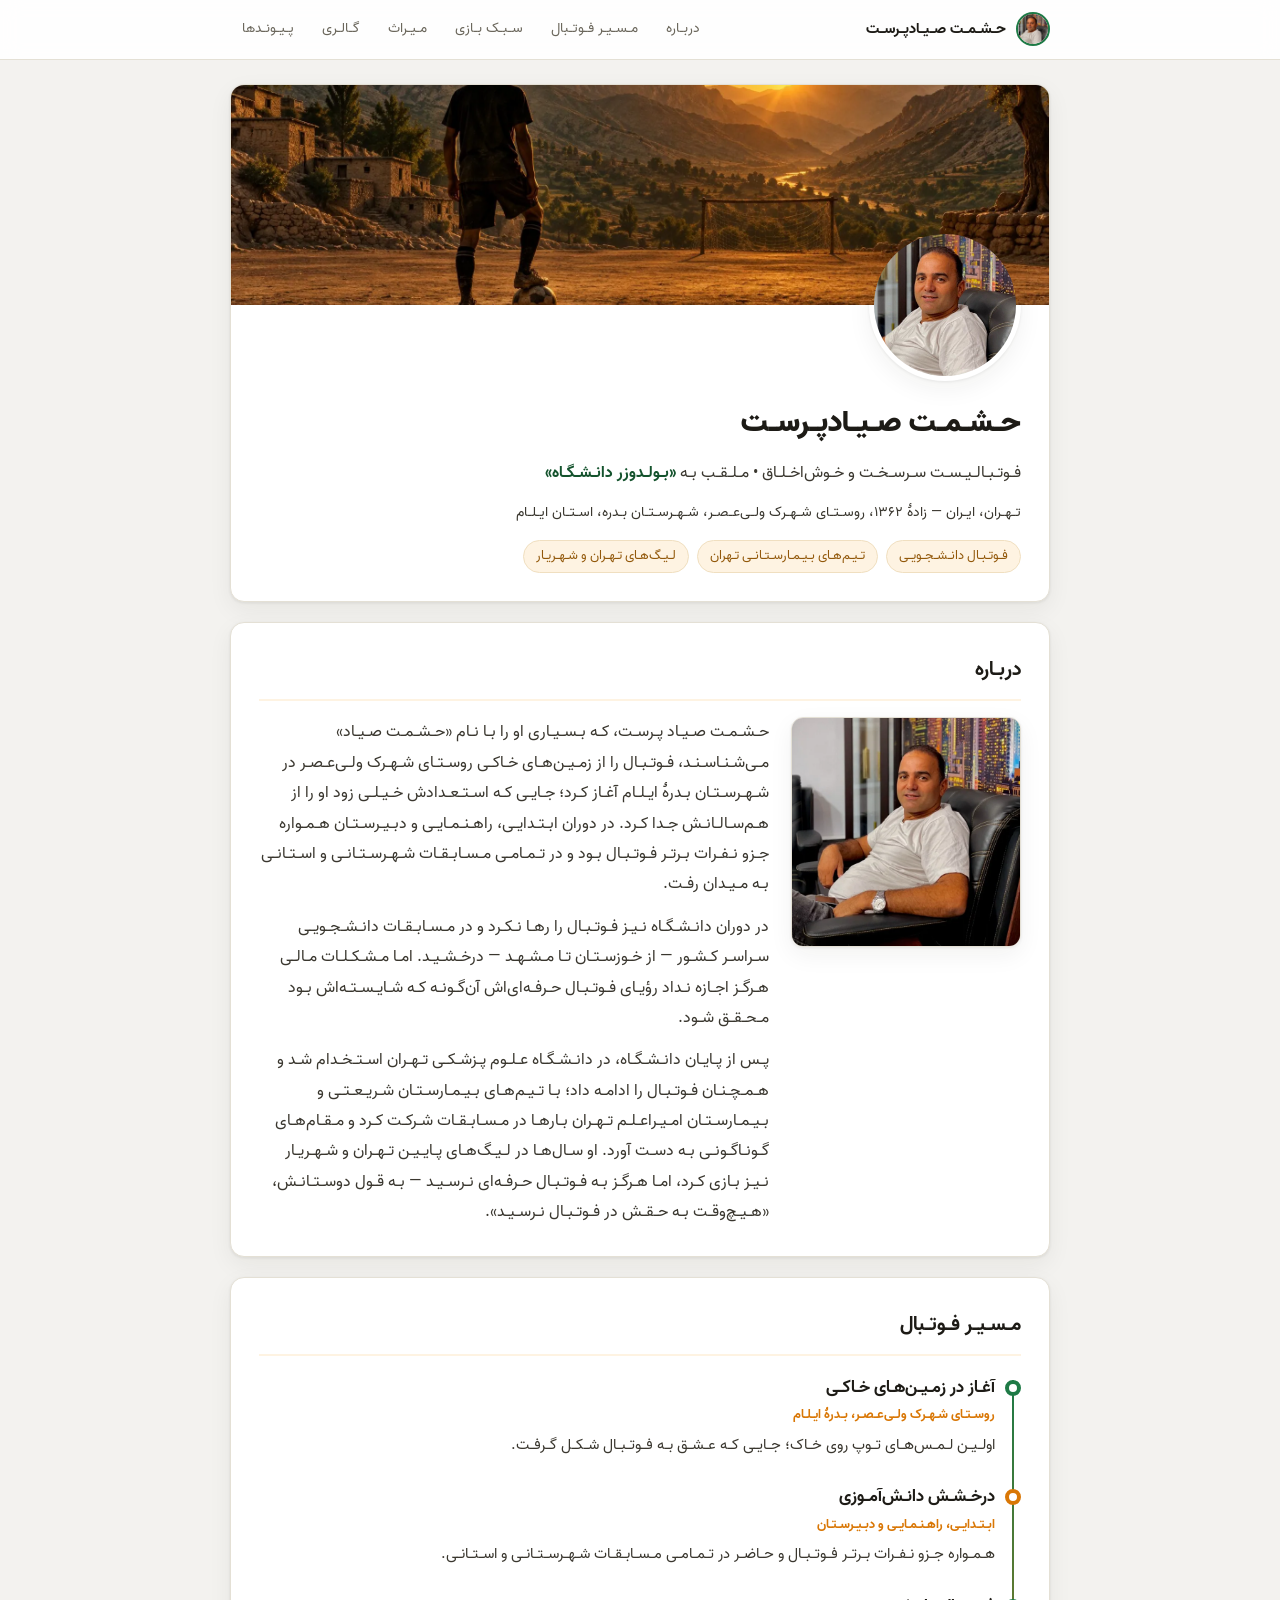
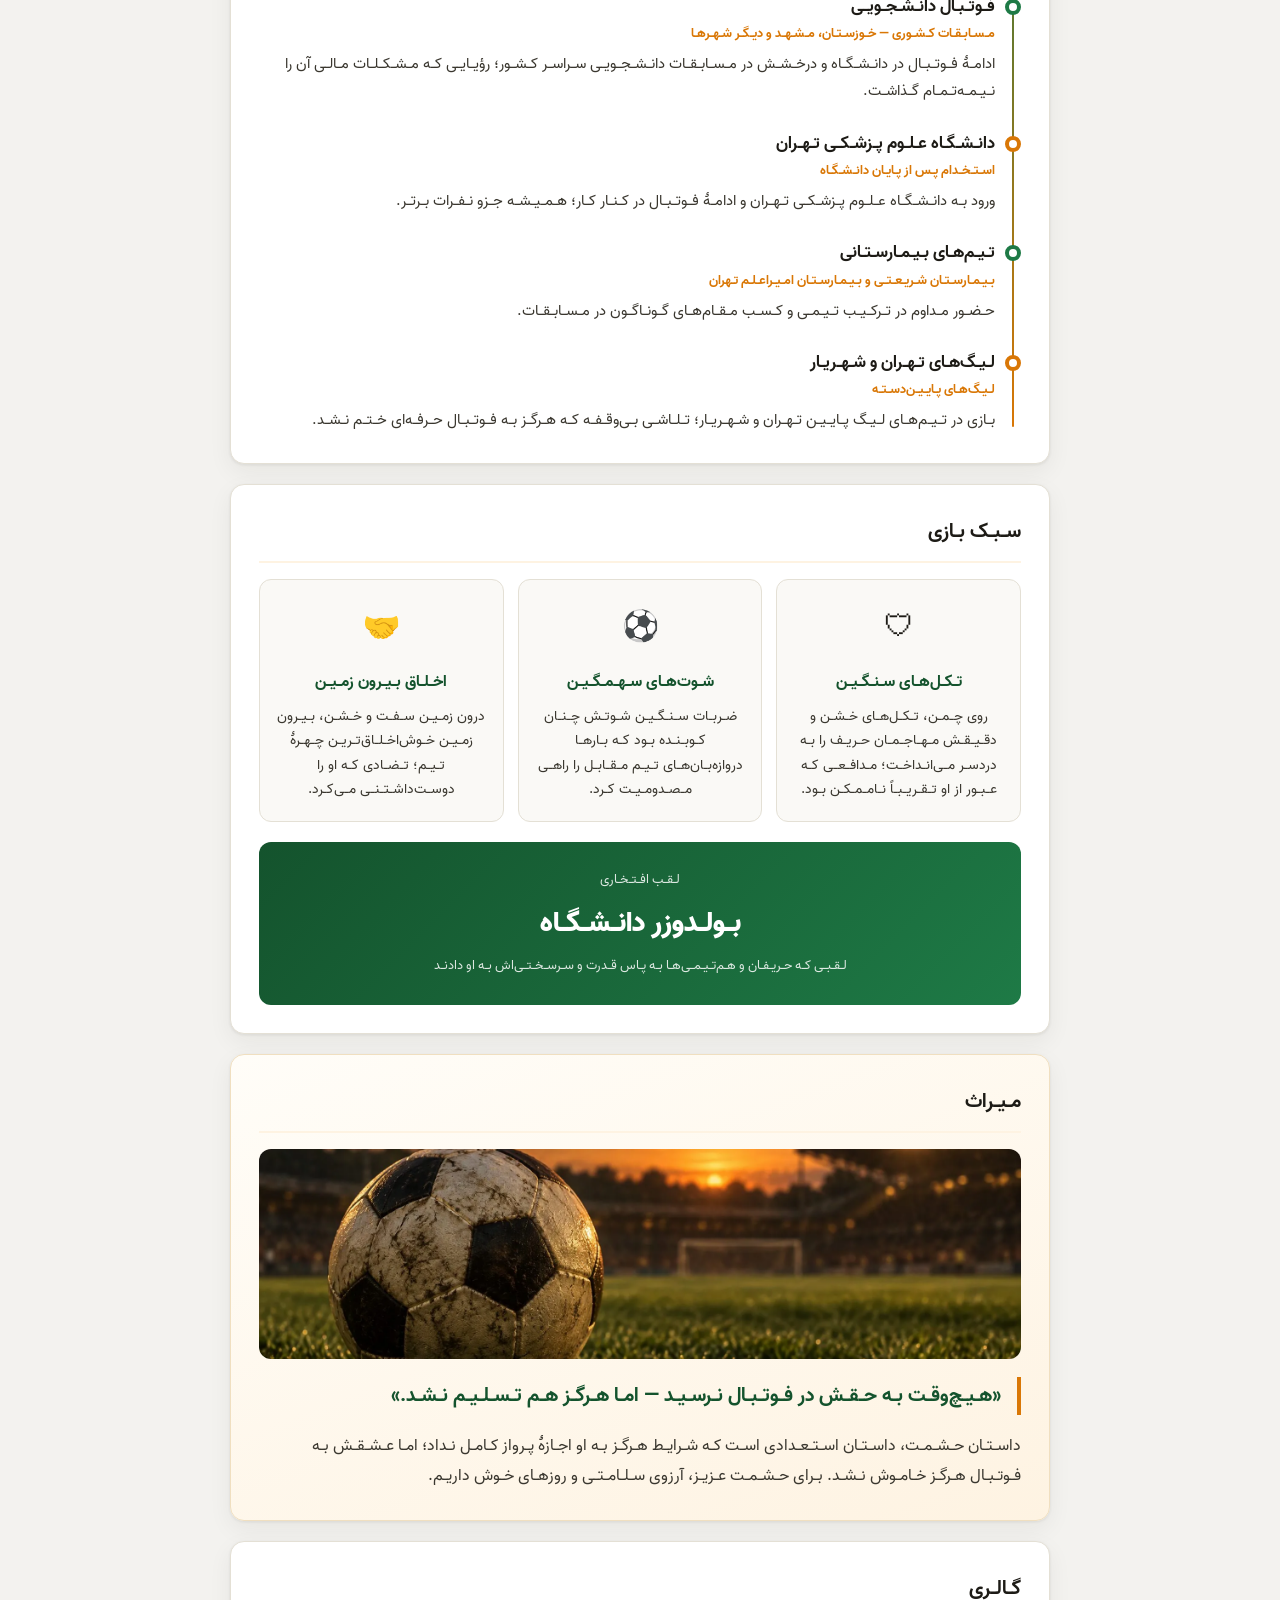
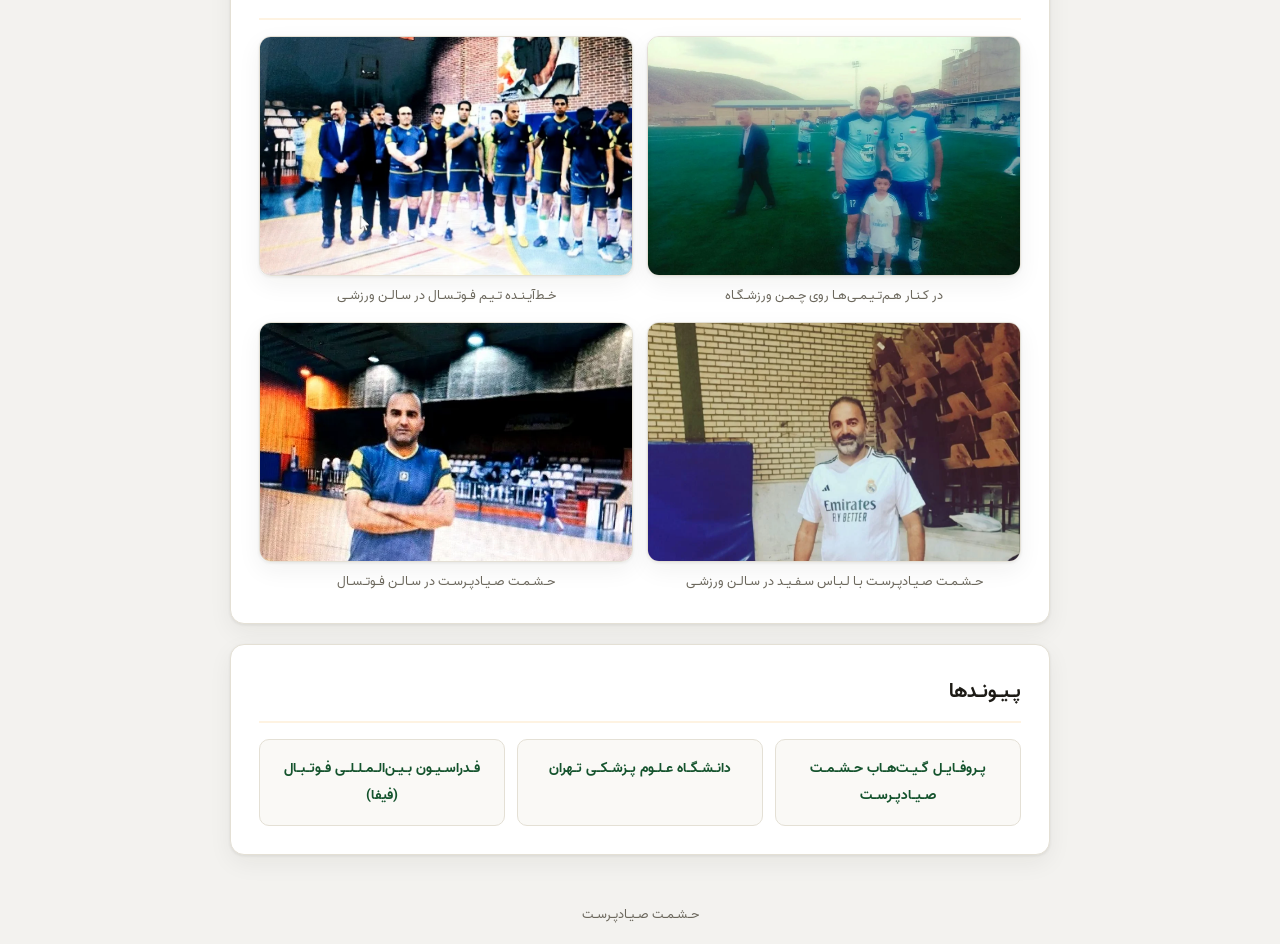
<file: docs/index.html>
<!DOCTYPE html>
<html lang="fa" dir="rtl">
<head>
  <meta charset="UTF-8">
  <!-- Google tag (gtag.js) -->
  <script async src="https://www.googletagmanager.com/gtag/js?id=G-BTJ713TY4L"></script>
  <script>
    window.dataLayer = window.dataLayer || [];
    function gtag(){dataLayer.push(arguments);}
    gtag('js', new Date());
    gtag('config', 'G-BTJ713TY4L');
  </script>
  <meta name="viewport" content="width=device-width, initial-scale=1.0">
  <title>حشمت صیادپرست (حشمت صیاد) | بولدوزر دانشگاه — پروفایل رسمی فوتبالیست</title>
  <meta name="description" content="پروفایل رسمی حشمت صیادپرست (حشمت صیاد)؛ فوتبالیست سرسخت زادهٔ بدرهٔ ایلام، ملقب به بولدوزر دانشگاه. از زمین‌های خاکی روستا تا تیم‌های بیمارستانی تهران.">
  <meta name="author" content="حشمت صیادپرست">
  <meta name="robots" content="index, follow, max-image-preview:large, max-snippet:-1">
  <meta name="googlebot" content="index, follow, max-image-preview:large">
  <meta name="theme-color" content="#14532d">
  <link rel="canonical" href="https://heshmatsayad.github.io/">

  <!-- Open Graph -->
  <meta property="og:site_name" content="حشمت صیادپرست">
  <meta property="og:title" content="حشمت صیادپرست (حشمت صیاد) | بولدوزر دانشگاه">
  <meta property="og:description" content="از زمین‌های خاکی بدره تا درخشش در تهران؛ روایت فوتبالیستی که هرگز تسلیم نشد.">
  <meta property="og:url" content="https://heshmatsayad.github.io/">
  <meta property="og:type" content="profile">
  <meta property="og:locale" content="fa_IR">
  <meta property="og:image" content="https://heshmatsayad.github.io/assets/cover.jpg">
  <meta property="og:image:type" content="image/jpeg">
  <meta property="og:image:width" content="1792">
  <meta property="og:image:height" content="1024">
  <meta property="og:image:alt" content="غروب آفتاب بر زمین خاکی فوتبال روستای شهرک ولی‌عصر بدره">
  <meta property="profile:first_name" content="حشمت">
  <meta property="profile:last_name" content="صیادپرست">
  <meta property="profile:username" content="HeshmatSayad">

  <!-- Twitter Card -->
  <meta name="twitter:card" content="summary_large_image">
  <meta name="twitter:title" content="حشمت صیادپرست (حشمت صیاد) | بولدوزر دانشگاه">
  <meta name="twitter:description" content="از زمین‌های خاکی بدره تا درخشش در تهران؛ روایت فوتبالیستی که هرگز تسلیم نشد.">
  <meta name="twitter:image" content="https://heshmatsayad.github.io/assets/cover.jpg">
  <meta name="twitter:image:alt" content="غروب آفتاب بر زمین خاکی فوتبال روستا">

  <!-- Icons & performance -->
  <link rel="icon" href="assets/avatar.jpg" type="image/jpeg">
  <link rel="apple-touch-icon" href="assets/avatar.jpg">
  <link rel="preload" as="image" type="image/webp" href="assets/cover.webp" fetchpriority="high">
  <link rel="preload" as="font" type="font/woff2" href="assets/fonts/Vazir-Regular.woff2" crossorigin>
  <link rel="preload" as="font" type="font/woff2" href="assets/fonts/Vazir-Bold.woff2" crossorigin>
  <link rel="stylesheet" href="styles.css">
  <script type="module" src="script.js"></script>

  <!-- Structured data -->
  <script type="application/ld+json">
  {
    "@context": "https://schema.org",
    "@graph": [
      {
        "@type": "WebSite",
        "@id": "https://heshmatsayad.github.io/#website",
        "url": "https://heshmatsayad.github.io/",
        "name": "حشمت صیادپرست",
        "inLanguage": "fa"
      },
      {
        "@type": "ProfilePage",
        "@id": "https://heshmatsayad.github.io/#profilepage",
        "url": "https://heshmatsayad.github.io/",
        "name": "حشمت صیادپرست | بولدوزر دانشگاه",
        "isPartOf": { "@id": "https://heshmatsayad.github.io/#website" },
        "inLanguage": "fa",
        "dateModified": "2026-11-10",
        "mainEntity": { "@id": "https://heshmatsayad.github.io/#person" }
      },
      {
        "@type": "Person",
        "@id": "https://heshmatsayad.github.io/#person",
        "name": "حشمت صیادپرست",
        "givenName": "حشمت",
        "familyName": "صیادپرست",
        "alternateName": ["بولدوزر دانشگاه", "حشمت صیاد", "حشمت صیاد پرست"],
        "description": "فوتبالیست سرسخت زادهٔ بدرهٔ ایلام، ملقب به بولدوزر دانشگاه؛ از زمین‌های خاکی روستا تا تیم‌های بیمارستانی تهران.",
        "jobTitle": "فوتبالیست",
        "url": "https://heshmatsayad.github.io/",
        "image": "https://heshmatsayad.github.io/assets/avatar.jpg",
        "sameAs": ["https://github.com/HeshmatSayad"],
        "nationality": { "@type": "Country", "name": "ایران" },
        "birthPlace": {
          "@type": "Place",
          "name": "روستای شهرک ولی‌عصر، شهرستان بدره، استان ایلام، ایران"
        },
        "worksFor": { "@type": "Organization", "name": "دانشگاه علوم پزشکی تهران" },
        "knowsAbout": ["فوتبال", "فوتبال دانشجویی", "ورزش"]
      }
    ]
  }
  </script>
</head>
<body>

  <a class="skip-link" href="#top">پرش به محتوای اصلی</a>
  <nav class="topnav" aria-label="ناوبری اصلی">
    <div class="topnav-inner">
      <a class="brand" href="#top">
        <img src="assets/avatar.jpg" alt="" class="brand-avatar" width="512" height="512" decoding="async">
        <span>حشمت صیادپرست</span>
      </a>
      <div class="nav-links">
        <a href="#about">درباره</a>
        <a href="#journey">مسیر فوتبال</a>
        <a href="#style">سبک بازی</a>
        <a href="#legacy">میراث</a>
        <a href="#gallery">گالری</a>
        <a href="#links">پیوندها</a>
      </div>
    </div>
  </nav>

  <main id="top" class="container" tabindex="-1">

    <!-- Profile header card -->
    <section class="card profile-card">
      <div class="cover">
        <picture>
          <source srcset="assets/cover.webp" type="image/webp">
          <img src="assets/cover.jpg" alt="غروب آفتاب بر زمین خاکی فوتبال روستای شهرک ولی‌عصر بدره" width="1792" height="1024" fetchpriority="high" decoding="async">
        </picture>
      </div>
      <div class="profile-body">
        <img class="avatar" src="assets/avatar.jpg" alt="عکس حشمت صیادپرست، فوتبالیست ملقب به بولدوزر دانشگاه" width="512" height="512" decoding="async">
        <div class="profile-info">
          <h1>حشمت صیادپرست</h1>
          <p class="headline">فوتبالیست سرسخت و خوش‌اخلاق &bull; ملقب به <span class="nickname">«بولدوزر دانشگاه»</span></p>
          <p class="meta">تهران، ایران &mdash; زادهٔ ۱۳۶۲، روستای شهرک ولی‌عصر، شهرستان بدره، استان ایلام</p>
          <div class="tags">
            <span class="tag">فوتبال دانشجویی</span>
            <span class="tag">تیم‌های بیمارستانی تهران</span>
            <span class="tag">لیگ‌های تهران و شهریار</span>
          </div>
        </div>
      </div>
    </section>

    <!-- About -->
    <section id="about" class="card reveal">
      <h2>درباره</h2>
      <div class="about-grid">
        <picture>
          <source srcset="pictures/heshmat-sayadparast.webp" type="image/webp">
          <img class="about-photo" src="pictures/heshmat-sayadparast.jpg" alt="حشمت صیادپرست در تهران" width="640" height="640" loading="lazy" decoding="async">
        </picture>
        <div class="about-text">
          <p>
            حشمت صیاد پرست، که بسیاری او را با نام «حشمت صیاد» می‌شناسند، فوتبال را از زمین‌های خاکی روستای شهرک ولی‌عصر در شهرستان بدرهٔ ایلام آغاز کرد؛
            جایی که استعدادش خیلی زود او را از هم‌سالانش جدا کرد. در دوران ابتدایی، راهنمایی و دبیرستان
            همواره جزو نفرات برتر فوتبال بود و در تمامی مسابقات شهرستانی و استانی به میدان رفت.
          </p>
          <p>
            در دوران دانشگاه نیز فوتبال را رها نکرد و در مسابقات دانشجویی سراسر کشور &mdash; از خوزستان تا مشهد &mdash;
            درخشید. اما مشکلات مالی هرگز اجازه نداد رؤیای فوتبال حرفه‌ای‌اش آن‌گونه که شایسته‌اش بود محقق شود.
          </p>
          <p>
            پس از پایان دانشگاه، در دانشگاه علوم پزشکی تهران استخدام شد و همچنان فوتبال را ادامه داد؛
            با تیم‌های بیمارستان شریعتی و بیمارستان امیراعلم تهران بارها در مسابقات شرکت کرد و مقام‌های
            گوناگونی به دست آورد. او سال‌ها در لیگ‌های پایین تهران و شهریار نیز بازی کرد، اما هرگز به
            فوتبال حرفه‌ای نرسید &mdash; به قول دوستانش، «هیچ‌وقت به حقش در فوتبال نرسید».
          </p>
        </div>
      </div>
    </section>

    <!-- Journey timeline -->
    <section id="journey" class="card reveal">
      <h2>مسیر فوتبال</h2>
      <ol class="timeline">
        <li>
          <div class="timeline-dot"></div>
          <div class="timeline-content">
            <h3>آغاز در زمین‌های خاکی</h3>
            <p class="timeline-place">روستای شهرک ولی‌عصر، بدرهٔ ایلام</p>
            <p>اولین لمس‌های توپ روی خاک؛ جایی که عشق به فوتبال شکل گرفت.</p>
          </div>
        </li>
        <li>
          <div class="timeline-dot"></div>
          <div class="timeline-content">
            <h3>درخشش دانش‌آموزی</h3>
            <p class="timeline-place">ابتدایی، راهنمایی و دبیرستان</p>
            <p>همواره جزو نفرات برتر فوتبال و حاضر در تمامی مسابقات شهرستانی و استانی.</p>
          </div>
        </li>
        <li>
          <div class="timeline-dot"></div>
          <div class="timeline-content">
            <h3>فوتبال دانشجویی</h3>
            <p class="timeline-place">مسابقات کشوری &mdash; خوزستان، مشهد و دیگر شهرها</p>
            <p>ادامهٔ فوتبال در دانشگاه و درخشش در مسابقات دانشجویی سراسر کشور؛ رؤیایی که مشکلات مالی آن را نیمه‌تمام گذاشت.</p>
          </div>
        </li>
        <li>
          <div class="timeline-dot"></div>
          <div class="timeline-content">
            <h3>دانشگاه علوم پزشکی تهران</h3>
            <p class="timeline-place">استخدام پس از پایان دانشگاه</p>
            <p>ورود به دانشگاه علوم پزشکی تهران و ادامهٔ فوتبال در کنار کار؛ همیشه جزو نفرات برتر.</p>
          </div>
        </li>
        <li>
          <div class="timeline-dot"></div>
          <div class="timeline-content">
            <h3>تیم‌های بیمارستانی</h3>
            <p class="timeline-place">بیمارستان شریعتی و بیمارستان امیراعلم تهران</p>
            <p>حضور مداوم در ترکیب تیمی و کسب مقام‌های گوناگون در مسابقات.</p>
          </div>
        </li>
        <li>
          <div class="timeline-dot"></div>
          <div class="timeline-content">
            <h3>لیگ‌های تهران و شهریار</h3>
            <p class="timeline-place">لیگ‌های پایین‌دسته</p>
            <p>بازی در تیم‌های لیگ پایین تهران و شهریار؛ تلاشی بی‌وقفه که هرگز به فوتبال حرفه‌ای ختم نشد.</p>
          </div>
        </li>
      </ol>
    </section>

    <!-- Playing style -->
    <section id="style" class="card reveal">
      <h2>سبک بازی</h2>
      <div class="style-grid">
        <article class="style-item">
          <div class="style-icon" aria-hidden="true">&#128737;</div>
          <h3>تکل‌های سنگین</h3>
          <p>روی چمن، تکل‌های خشن و دقیقش مهاجمان حریف را به دردسر می‌انداخت؛ مدافعی که عبور از او تقریباً ناممکن بود.</p>
        </article>
        <article class="style-item">
          <div class="style-icon" aria-hidden="true">&#9917;</div>
          <h3>شوت‌های سهمگین</h3>
          <p>ضربات سنگین شوتش چنان کوبنده بود که بارها دروازه‌بان‌های تیم مقابل را راهی مصدومیت کرد.</p>
        </article>
        <article class="style-item">
          <div class="style-icon" aria-hidden="true">&#129309;</div>
          <h3>اخلاق بیرون زمین</h3>
          <p>درون زمین سفت و خشن، بیرون زمین خوش‌اخلاق‌ترین چهرهٔ تیم؛ تضادی که او را دوست‌داشتنی می‌کرد.</p>
        </article>
      </div>
      <div class="nickname-banner">
        <span class="nickname-label">لقب افتخاری</span>
        <span class="nickname-title">بولدوزر دانشگاه</span>
        <span class="nickname-sub">لقبی که حریفان و هم‌تیمی‌ها به پاس قدرت و سرسختی‌اش به او دادند</span>
      </div>
    </section>

    <!-- Legacy -->
    <section id="legacy" class="card legacy-card reveal">
      <h2>میراث</h2>
      <picture>
        <source srcset="assets/grass-ball.webp" type="image/webp">
        <img class="legacy-photo" src="assets/grass-ball.jpg" alt="توپ فوتبال کلاسیک روی چمن ورزشگاه در غروب آفتاب" width="1792" height="1024" loading="lazy" decoding="async">
      </picture>
      <blockquote>
        «هیچ‌وقت به حقش در فوتبال نرسید &mdash; اما هرگز هم تسلیم نشد.»
      </blockquote>
      <p>
        داستان حشمت، داستان استعدادی است که شرایط هرگز به او اجازهٔ پرواز کامل نداد؛
        اما عشقش به فوتبال هرگز خاموش نشد. برای حشمت عزیز، آرزوی سلامتی و روزهای خوش داریم.
      </p>
    </section>

    <!-- Gallery -->
    <section id="gallery" class="card reveal">
      <h2>گالری</h2>
      <div class="gallery-grid">
        <figure class="gallery-item">
          <picture>
            <source srcset="pictures/grass-pitch-team.webp" type="image/webp">
            <img src="pictures/grass-pitch-team.jpg" alt="حشمت صیادپرست در کنار هم‌تیمی‌ها روی چمن ورزشگاه" width="1280" height="964" loading="lazy" decoding="async">
          </picture>
          <figcaption>در کنار هم‌تیمی‌ها روی چمن ورزشگاه</figcaption>
        </figure>
        <figure class="gallery-item">
          <picture>
            <source srcset="pictures/futsal-team-lineup.webp" type="image/webp">
            <img src="pictures/futsal-team-lineup.jpg" alt="خط‌آینده تیم فوتسال حشمت صیادپرست در سالن ورزشی" width="910" height="680" loading="lazy" decoding="async">
          </picture>
          <figcaption>خط‌آینده تیم فوتسال در سالن ورزشی</figcaption>
        </figure>
        <figure class="gallery-item">
          <picture>
            <source srcset="pictures/heshmat-white-kit.webp" type="image/webp">
            <img src="pictures/heshmat-white-kit.jpg" alt="حشمت صیادپرست با لباس سفید فوتبال در سالن ورزشی" width="1083" height="1280" loading="lazy" decoding="async">
          </picture>
          <figcaption>حشمت صیادپرست با لباس سفید در سالن ورزشی</figcaption>
        </figure>
        <figure class="gallery-item gallery-item--top">
          <picture>
            <source srcset="pictures/futsal-player-portrait.webp" type="image/webp">
            <img src="pictures/futsal-player-portrait.jpg" alt="حشمت صیادپرست در سالن فوتسال" width="686" height="770" loading="lazy" decoding="async">
          </picture>
          <figcaption>حشمت صیادپرست در سالن فوتسال</figcaption>
        </figure>
      </div>
    </section>

    <!-- Links -->
    <section id="links" class="card reveal">
      <h2>پیوندها</h2>
      <div class="links-grid">
        <a class="link-item" href="https://github.com/HeshmatSayad" target="_blank" rel="me noopener">پروفایل گیت‌هاب حشمت صیادپرست</a>
        <a class="link-item" href="https://www.tums.ac.ir/" target="_blank" rel="noopener">دانشگاه علوم پزشکی تهران</a>
        <a class="link-item" href="https://www.fifa.com/" target="_blank" rel="noopener">فدراسیون بین‌المللی فوتبال (فیفا)</a>
      </div>
    </section>

  </main>

  <footer class="footer">
    <p>حشمت صیادپرست</p>
  </footer>

</body>
</html>
</file>
<file: docs/styles.css>
/* ============================================================
   Profile site stylesheet — sections:
   1 Fonts   2 Tokens   3 Base   4 Navigation   5 Layout
   6 Profile header   7 About   8 Timeline   9 Playing style
   10 Legacy   11 Links   12 Gallery   13 Footer
   14 Not-found (404.html)   15 Motion   16 Responsive
   ============================================================ */

/* 1 — Fonts (self-hosted Vazir, Rule 3) */
@font-face {
  font-family: 'Vazir';
  src: url('assets/fonts/Vazir-Regular.woff2') format('woff2');
  font-weight: 400;
  font-style: normal;
  font-display: swap;
}

@font-face {
  font-family: 'Vazir';
  src: url('assets/fonts/Vazir-Bold.woff2') format('woff2');
  font-weight: 700;
  font-style: normal;
  font-display: swap;
}

@font-face {
  font-family: 'Vazir';
  src: url('assets/fonts/Vazir-Black.woff2') format('woff2');
  font-weight: 900;
  font-style: normal;
  font-display: swap;
}

/* 2 — Tokens */
:root {
  --bg: #f3f2ef;
  --card: #ffffff;
  --surface: #faf9f6;
  --ink: #1d1b16;
  --muted: #6b675c;
  --text: #3a372f;
  --line: #e4e0d5;
  --green: #1e7a46;
  --green-dark: #14532d;
  --amber: #d97706;
  --amber-soft: #fef3e2;
  --amber-ink: #92580a;
  --amber-line: #f0dfc0;
  --radius: 14px;
  --radius-sm: 12px;
  --shadow: 0 1px 3px rgba(29, 27, 22, .08), 0 8px 24px rgba(29, 27, 22, .06);
}

/* 3 — Base */
* { margin: 0; padding: 0; box-sizing: border-box; }

html { scroll-behavior: smooth; }

body {
  font-family: 'Vazir', Tahoma, sans-serif;
  background: var(--bg);
  color: var(--ink);
  line-height: 1.9;
}

img { display: block; max-width: 100%; }

picture { display: block; }
.cover picture { height: 100%; }

/* Accessibility: keyboard skip link + visible focus ring */
.skip-link {
  position: absolute;
  right: -9999px;
  top: 0;
  background: var(--green-dark);
  color: #fff;
  padding: 10px 18px;
  border-radius: 8px;
  z-index: 100;
  text-decoration: none;
}

.skip-link:focus {
  right: 12px;
  top: 12px;
}

a:focus-visible, button:focus-visible {
  outline: 2px solid var(--green);
  outline-offset: 2px;
}

/* The skip link focuses <main tabindex="-1">; no ring on the whole page. */
main:focus { outline: none; }

/* 4 — Navigation */
.topnav {
  position: sticky;
  top: 0;
  z-index: 50;
  background: rgba(255, 255, 255, .92);
  backdrop-filter: blur(10px);
  border-bottom: 1px solid var(--line);
}

.topnav-inner {
  max-width: 860px;
  margin: 0 auto;
  padding: 10px 20px;
  display: flex;
  align-items: center;
  justify-content: space-between;
  gap: 16px;
}

.brand {
  display: flex;
  align-items: center;
  gap: 10px;
  text-decoration: none;
  color: var(--ink);
  font-weight: 700;
  font-size: 15px;
}

.brand-avatar {
  width: 34px;
  height: 34px;
  border-radius: 50%;
  border: 2px solid var(--green);
}

.nav-links { display: flex; gap: 4px; }

.nav-links a {
  color: var(--muted);
  text-decoration: none;
  font-size: 14px;
  padding: 6px 12px;
  border-radius: 8px;
  transition: background .2s, color .2s;
}

.nav-links a:hover { background: var(--amber-soft); color: var(--ink); }

/* 5 — Layout */
.container {
  max-width: 860px;
  margin: 0 auto;
  padding: 24px 20px 40px;
  display: grid;
  gap: 20px;
}

/* Keep anchored cards clear of the sticky navigation bar. */
.card[id] { scroll-margin-top: 76px; }

.card {
  background: var(--card);
  border: 1px solid var(--line);
  border-radius: var(--radius);
  box-shadow: var(--shadow);
  padding: 28px;
}

.card h2 {
  font-size: 20px;
  margin-bottom: 16px;
  padding-bottom: 10px;
  border-bottom: 2px solid var(--amber-soft);
}

.card p { margin-bottom: 12px; color: var(--text); }
.card p:last-child { margin-bottom: 0; }

/* 6 — Profile header */
.profile-card { padding: 0; overflow: hidden; }

.cover { height: 220px; overflow: hidden; }
.cover img { width: 100%; height: 100%; object-fit: cover; }

.profile-body { padding: 0 28px 28px; }

.avatar {
  width: 152px;
  height: 152px;
  border-radius: 50%;
  border: 5px solid var(--card);
  box-shadow: var(--shadow);
  margin-top: -76px;
  margin-bottom: 14px;
  background: var(--card);
}

.profile-info h1 { font-size: 30px; font-weight: 800; }

.headline { font-size: 16px; color: var(--ink); margin: 6px 0 4px; }

.nickname { color: var(--green-dark); font-weight: 700; }

.meta { font-size: 13.5px; color: var(--muted); }

.tags { display: flex; flex-wrap: wrap; gap: 8px; margin-top: 14px; }

.tag {
  font-size: 12.5px;
  background: var(--amber-soft);
  color: var(--amber-ink);
  border: 1px solid var(--amber-line);
  padding: 4px 12px;
  border-radius: 999px;
}

/* 7 — About */
.about-grid {
  display: grid;
  grid-template-columns: 230px 1fr;
  gap: 22px;
  align-items: start;
}

.about-photo {
  width: 100%;
  height: auto;
  border-radius: var(--radius-sm);
  border: 1px solid var(--line);
  box-shadow: var(--shadow);
}

/* 8 — Timeline */
.timeline { list-style: none; position: relative; padding-right: 26px; }

.timeline::before {
  content: "";
  position: absolute;
  right: 7px;
  top: 8px;
  bottom: 8px;
  width: 2px;
  background: linear-gradient(var(--green), var(--amber));
  border-radius: 2px;
}

.timeline li { position: relative; padding-bottom: 22px; }
.timeline li:last-child { padding-bottom: 0; }

.timeline-dot {
  position: absolute;
  right: -26px;
  top: 8px;
  width: 16px;
  height: 16px;
  border-radius: 50%;
  background: var(--card);
  border: 4px solid var(--green);
}

.timeline li:nth-child(even) .timeline-dot { border-color: var(--amber); }

.timeline-content h3 { font-size: 16.5px; }

.card .timeline-place {
  font-size: 13px;
  color: var(--amber);
  font-weight: 600;
  margin-bottom: 4px;
}

.timeline-content p:last-child { font-size: 14.5px; }

/* 9 — Playing style */
.style-grid {
  display: grid;
  grid-template-columns: repeat(3, 1fr);
  gap: 14px;
  margin-bottom: 20px;
}

.style-item {
  background: var(--surface);
  border: 1px solid var(--line);
  border-radius: var(--radius-sm);
  padding: 20px 16px;
  text-align: center;
  transition: transform .25s, box-shadow .25s;
}

.style-item:hover { transform: translateY(-4px); box-shadow: var(--shadow); }

.style-icon { font-size: 30px; margin-bottom: 10px; }

.style-item h3 { font-size: 15.5px; margin-bottom: 8px; color: var(--green-dark); }

.style-item p { font-size: 13.5px; line-height: 1.8; }

.nickname-banner {
  background: linear-gradient(135deg, var(--green-dark), var(--green));
  border-radius: var(--radius-sm);
  color: #fff;
  text-align: center;
  padding: 26px 20px;
  display: grid;
  gap: 4px;
}

.nickname-label { font-size: 13px; opacity: .85; }

.nickname-title { font-size: 28px; font-weight: 800; }

.nickname-sub { font-size: 13px; opacity: .85; }

/* 10 — Legacy */
.legacy-card {
  background: linear-gradient(160deg, #fffdf8, var(--amber-soft));
  border-color: var(--amber-line);
}

.legacy-photo {
  width: 100%;
  height: 210px;
  object-fit: cover;
  border-radius: var(--radius-sm);
  margin-bottom: 18px;
}

.legacy-card blockquote {
  font-size: 20px;
  font-weight: 700;
  color: var(--green-dark);
  border-right: 4px solid var(--amber);
  padding-right: 16px;
  margin-bottom: 16px;
}

/* 11 — Links */
.links-grid {
  display: grid;
  grid-template-columns: repeat(3, 1fr);
  gap: 12px;
}

.link-item {
  display: block;
  text-align: center;
  text-decoration: none;
  color: var(--green-dark);
  font-weight: 600;
  font-size: 14px;
  background: var(--surface);
  border: 1px solid var(--line);
  border-radius: 10px;
  padding: 16px 12px;
  transition: background .2s, transform .2s, box-shadow .2s;
}

.link-item:hover {
  background: var(--amber-soft);
  transform: translateY(-3px);
  box-shadow: var(--shadow);
}

/* 12 — Gallery */
.gallery-grid {
  display: grid;
  grid-template-columns: repeat(2, 1fr);
  gap: 14px;
}

.gallery-item img {
  width: 100%;
  height: 240px;
  object-fit: cover;
  border-radius: var(--radius-sm);
  border: 1px solid var(--line);
  box-shadow: var(--shadow);
}

/* Portrait crops anchored to the top so the subject's head stays visible. */
.gallery-item--top img { object-position: top; }

.gallery-item figcaption {
  font-size: 13px;
  color: var(--muted);
  text-align: center;
  margin-top: 8px;
}

/* 13 — Footer */
.footer {
  text-align: center;
  color: var(--muted);
  font-size: 13px;
  padding: 8px 0 16px;
}

/* 14 — Not-found page (404.html) */
.nf-wrap { min-height: 70vh; display: grid; place-items: center; padding: 40px 20px; }

.nf-card { max-width: 520px; text-align: center; }

.nf-code { font-size: 72px; font-weight: 900; color: var(--green-dark); line-height: 1; }

.nf-card h1 { font-size: 24px; margin: 12px 0; }

.nf-card p { color: var(--muted); margin-bottom: 20px; }

.nf-home {
  display: inline-block;
  background: var(--green);
  color: #fff;
  text-decoration: none;
  font-weight: 700;
  padding: 12px 28px;
  border-radius: 10px;
  transition: background .2s;
}

.nf-home:hover { background: var(--green-dark); }

/* 15 — Motion */
body.js .reveal { opacity: 0; transform: translateY(24px); transition: opacity .6s ease, transform .6s ease; }
body.js .reveal.visible { opacity: 1; transform: none; }

@media (prefers-reduced-motion: reduce) {
  html { scroll-behavior: auto; }
  body.js .reveal { opacity: 1; transform: none; transition: none; }
  .style-item, .link-item { transition: none; }
  .style-item:hover, .link-item:hover { transform: none; }
}

/* 16 — Responsive */
@media (max-width: 640px) {
  .nav-links { display: none; }
  .cover { height: 150px; }
  .avatar { width: 116px; height: 116px; margin-top: -58px; }
  .profile-info h1 { font-size: 24px; }
  .card { padding: 20px; }
  .profile-body { padding: 0 20px 20px; }
  .style-grid { grid-template-columns: 1fr; }
  .links-grid { grid-template-columns: 1fr; }
  .gallery-grid { grid-template-columns: 1fr; }
  .gallery-item img { height: 200px; }
  .about-grid { grid-template-columns: 1fr; }
  .about-photo { max-width: 280px; margin: 0 auto; }
  .legacy-photo { height: 150px; }
  .nickname-title { font-size: 23px; }
}
</file>
